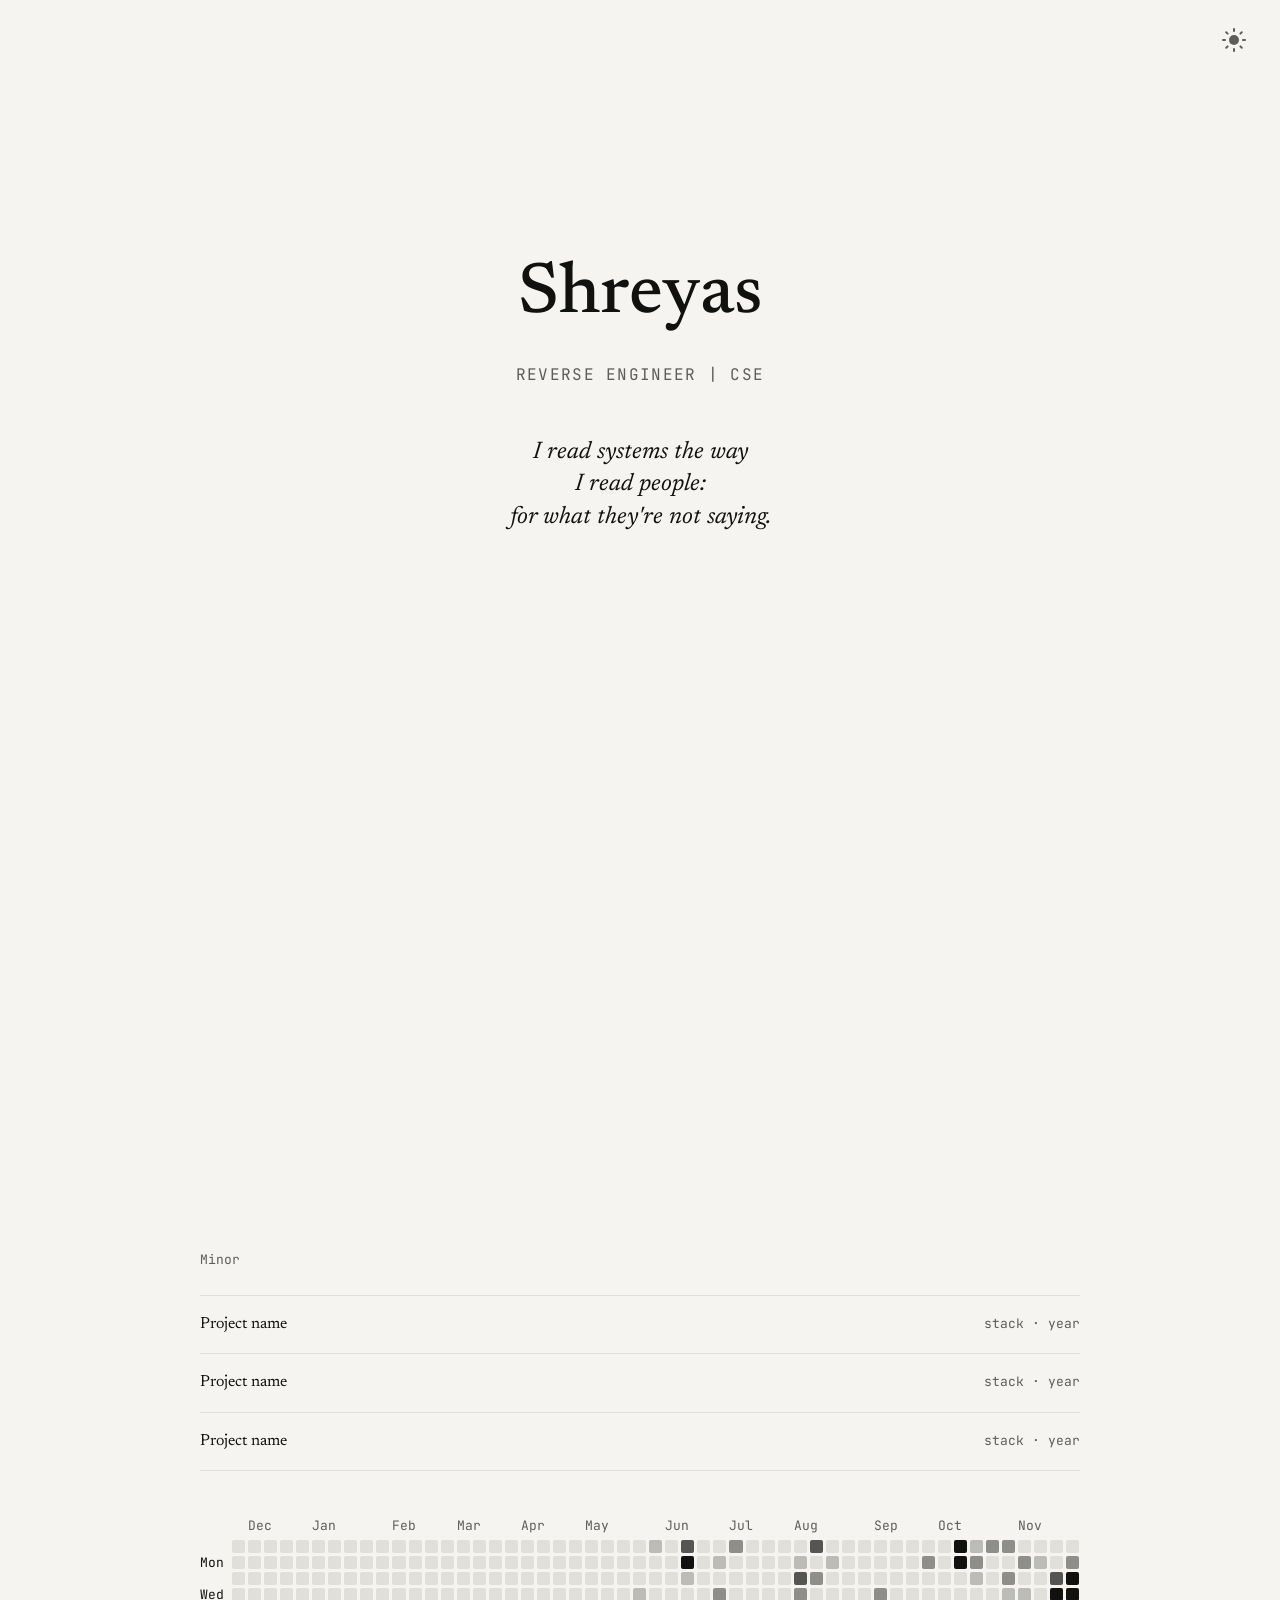
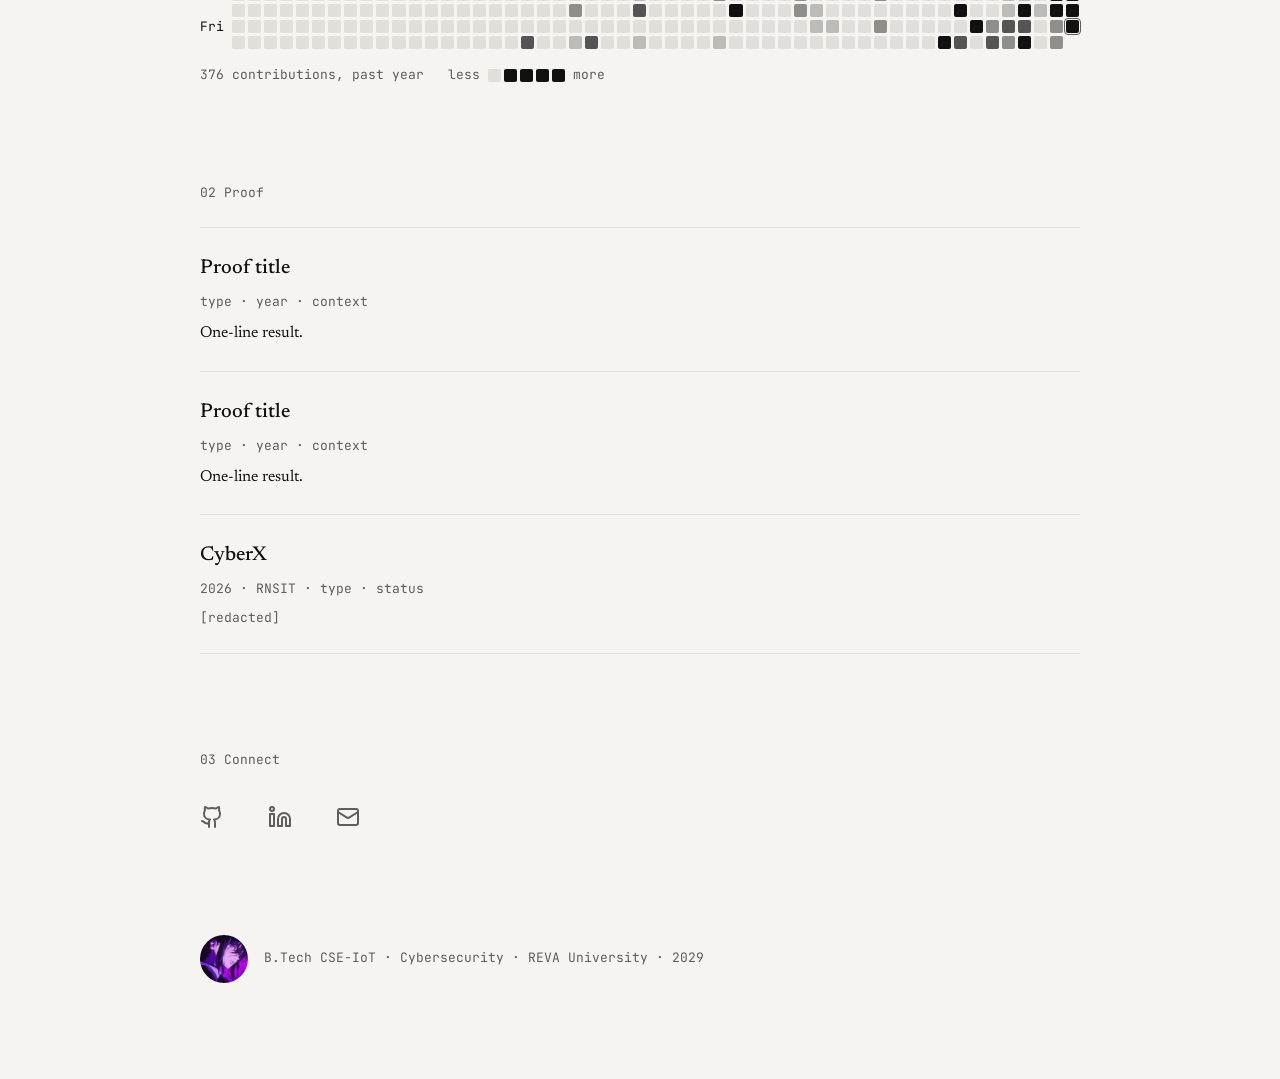
<file: index.html>
<!DOCTYPE html>
<html lang="en">
<head>
  <meta charset="UTF-8">
  <meta name="viewport" content="width=device-width, initial-scale=1.0, viewport-fit=cover">
  <title>Shreyas | Portfolio</title>
  <meta name="description" content="Reverse Engineer | CSE">

  <!-- Open Graph -->
  <meta property="og:title" content="Shreyas | Portfolio">
  <meta property="og:description" content="Reverse Engineer | CSE">
  <!-- TODO(domain): Set absolute URL once production domain is finalized (e.g. https://<domain>/assets/og.png) -->
  <meta property="og:image" content="assets/og.png">
  <meta property="og:type" content="website">

  <!-- Favicon & Touch Icons -->
  <link rel="icon" type="image/png" sizes="32x32" href="assets/favicon-32.png">
  <link rel="icon" type="image/png" sizes="192x192" href="assets/favicon-192.png">
  <link rel="apple-touch-icon" sizes="180x180" href="assets/apple-touch-icon.png">

  <!-- Fonts: self-hosted (styles.css), above-the-fold faces preloaded -->
  <link rel="preload" href="assets/fonts/newsreader-roman.woff2" as="font" type="font/woff2" crossorigin>
  <link rel="preload" href="assets/fonts/newsreader-italic.woff2" as="font" type="font/woff2" crossorigin>
  <link rel="preload" href="assets/fonts/jetbrains-mono.woff2" as="font" type="font/woff2" crossorigin>

  <!-- Browser chrome: --color-bg per theme. These values mirror the CSS tokens. -->
  <meta name="theme-color" content="#F5F4F1">
  <meta name="theme-color" content="#F5F4F1" media="(prefers-color-scheme: light)">
  <meta name="theme-color" content="#0B0B0B" media="(prefers-color-scheme: dark)">

  <!-- Theme Initialization to prevent FOUC -->
  <script>
    (function() {
      document.documentElement.classList.add('js');
      function getTheme() {
        try { return localStorage.getItem('theme'); } catch(e) { return null; }
      }
      var theme = getTheme();
      if (theme === 'dark' || theme === 'light') {
        document.documentElement.setAttribute('data-theme', theme);
      } else {
        document.documentElement.setAttribute('data-theme', window.matchMedia('(prefers-color-scheme: dark)').matches ? 'dark' : 'light');
      }

      // Browser chrome follows the resolved theme (saved override included),
      // reusing the hex from the matching meta above.
      var resolved = document.documentElement.getAttribute('data-theme');
      var metas = document.querySelectorAll('meta[name="theme-color"]');
      var color = document.querySelector('meta[name="theme-color"][media*="' + resolved + '"]').getAttribute('content');
      for (var i = 0; i < metas.length; i++) metas[i].setAttribute('content', color);
    })();
  </script>
  <link rel="stylesheet" href="styles.css">
</head>
<body>

  <header class="topbar">
    <div class="topbar-inner">
      <a class="topbar-name" href="#top">Shreyas</a>
      <nav aria-label="Primary navigation">
        <ul class="nav-list">
          <li><a href="#work" class="nav-link" data-section="work" aria-current="location"><span class="nav-copy">Work</span></a></li>
          <li><a href="#proof" class="nav-link" data-section="proof"><span class="nav-copy">Proof</span></a></li>
          <!-- Uncomment this link when enabling the Writeups section.
          <li><a href="#writeups" class="nav-link" data-section="writeups"><span class="nav-copy">Writeups</span></a></li>
          -->
          <li><a href="#connect" class="nav-link" data-section="connect"><span class="nav-copy">Connect</span></a></li>
        </ul>
        <span class="nav-dot" aria-hidden="true"></span>
      </nav>
    </div>

    <button class="theme-toggle" aria-label="Toggle theme" title="Toggle theme">
      <svg width="24" height="24" viewBox="0 0 24 24" fill="none" stroke="currentColor" stroke-width="2" stroke-linecap="round" stroke-linejoin="round">
        <mask id="moon-mask">
          <rect x="0" y="0" width="100%" height="100%" fill="white"/>
          <circle class="moon-mask" cx="15" cy="9" r="6" fill="black"/>
        </mask>
        <circle class="sun-core" cx="12" cy="12" r="5" mask="url(#moon-mask)" fill="currentColor" stroke="none"/>
        <g class="sun-rays">
          <line x1="12" y1="1" x2="12" y2="3"/>
          <line x1="12" y1="21" x2="12" y2="23"/>
          <line x1="4.22" y1="4.22" x2="5.64" y2="5.64"/>
          <line x1="18.36" y1="18.36" x2="19.78" y2="19.78"/>
          <line x1="1" y1="12" x2="3" y2="12"/>
          <line x1="21" y1="12" x2="23" y2="12"/>
          <line x1="4.22" y1="19.78" x2="5.64" y2="18.36"/>
          <line x1="18.36" y1="5.64" x2="19.78" y2="4.22"/>
        </g>
      </svg>
    </button>
  </header>

  <main class="site-main">
    <section id="top" class="hero" aria-labelledby="hero-name">
      <div class="hero-content">
        <h1 class="hero-name" id="hero-name">Shreyas</h1>
        <p class="hero-title">REVERSE ENGINEER | CSE</p>
        <blockquote class="hero-quote">
          <span>I read systems the way</span>
          <span>I read people:</span>
          <span>for what they're not saying.</span>
        </blockquote>
      </div>
    </section>

    <div class="content-column">
      <section id="work" class="section" aria-labelledby="work-heading">
        <h2 id="work-heading" class="section-label">Work</h2>
        <div class="work-tablist" role="tablist" aria-label="Work projects" aria-orientation="horizontal">
          <button id="work-tab-01" class="work-tab" type="button" role="tab" aria-selected="true" aria-controls="work-panel-01" tabindex="0" data-repo="">Project A</button>
          <button id="work-tab-02" class="work-tab" type="button" role="tab" aria-selected="false" aria-controls="work-panel-02" tabindex="-1" data-repo="">Project B</button>
          <button id="work-tab-03" class="work-tab" type="button" role="tab" aria-selected="false" aria-controls="work-panel-03" tabindex="-1" data-repo="">Project C</button>
          <button id="work-tab-04" class="work-tab work-tab--redacted" type="button" role="tab" aria-selected="false" aria-controls="work-panel-04" aria-label="Redacted" tabindex="-1" data-repo=""><span class="redacted-bars" aria-hidden="true"><span></span><span></span><span></span></span></button>
          <button id="work-tab-05" class="work-tab work-tab--redacted" type="button" role="tab" aria-selected="false" aria-controls="work-panel-05" aria-label="Redacted" tabindex="-1" data-repo=""><span class="redacted-bars" aria-hidden="true"><span></span><span></span><span></span></span></button>
          <span class="work-tab-underline" aria-hidden="true"></span>
        </div>

        <div class="work-panels">
          <div id="work-panel-01" class="work-panel is-current" role="tabpanel" aria-labelledby="work-tab-01" tabindex="0" data-repo="">
            <h3 class="work-title" data-placeholder>Project name</h3>
            <p class="work-summary" data-placeholder>Two-line summary of what it does<br>and why it's interesting.</p>
            <p class="work-meta" data-placeholder>type · year · status</p>
            <div class="work-links">
              <a class="work-link" data-url="" data-placeholder="GitHub URL" hidden>[github]</a>
              <a class="work-link" data-url="" data-placeholder="site URL" hidden>[site]</a>
            </div>
          </div>
          <div id="work-panel-02" class="work-panel" role="tabpanel" aria-labelledby="work-tab-02" tabindex="0" data-repo="">
            <h3 class="work-title" data-placeholder>Project name</h3>
            <p class="work-summary" data-placeholder>Two-line summary of what it does<br>and why it's interesting.</p>
            <p class="work-meta" data-placeholder>type · year · status</p>
            <div class="work-links">
              <a class="work-link" data-url="" data-placeholder="GitHub URL" hidden>[github]</a>
              <a class="work-link" data-url="" data-placeholder="site URL" hidden>[site]</a>
            </div>
          </div>
          <div id="work-panel-03" class="work-panel" role="tabpanel" aria-labelledby="work-tab-03" tabindex="0" data-repo="">
            <h3 class="work-title" data-placeholder>Project name</h3>
            <p class="work-summary" data-placeholder>Two-line summary of what it does<br>and why it's interesting.</p>
            <p class="work-meta" data-placeholder>type · year · status</p>
            <div class="work-links">
              <a class="work-link" data-url="" data-placeholder="GitHub URL" hidden>[github]</a>
              <a class="work-link" data-url="" data-placeholder="site URL" hidden>[site]</a>
            </div>
          </div>
          <div id="work-panel-04" class="work-panel work-panel--redacted" role="tabpanel" aria-labelledby="work-tab-04" tabindex="0" data-repo="">
            <div class="redacted-reveal" role="group" aria-label="Redacted" tabindex="0">
              <span class="redacted-bars" aria-hidden="true"><span></span><span></span><span></span><span></span><span></span><span></span></span>
              <span class="redacted-copy" aria-hidden="true">in progress</span>
            </div>
          </div>
          <div id="work-panel-05" class="work-panel work-panel--redacted" role="tabpanel" aria-labelledby="work-tab-05" tabindex="0" data-repo="">
            <div class="redacted-reveal" role="group" aria-label="Redacted" tabindex="0">
              <span class="redacted-bars" aria-hidden="true"><span></span><span></span><span></span><span></span><span></span><span></span></span>
              <span class="redacted-copy" aria-hidden="true">in progress</span>
            </div>
          </div>
        </div>

        <div class="minor-work" data-reveal-group>
          <h3 class="section-label minor-heading reveal" style="--i:0">Minor</h3>
          <ul class="minor-list">
            <li class="minor-item reveal" style="--i:1">
              <div class="minor-row" data-url="">
                <span class="minor-title" data-placeholder>Project name</span>
                <span class="minor-meta" data-placeholder>stack · year</span>
              </div>
            </li>
            <li class="minor-item reveal" style="--i:2">
              <div class="minor-row" data-url="">
                <span class="minor-title" data-placeholder>Project name</span>
                <span class="minor-meta" data-placeholder>stack · year</span>
              </div>
            </li>
            <li class="minor-item reveal" style="--i:3">
              <div class="minor-row" data-url="">
                <span class="minor-title" data-placeholder>Project name</span>
                <span class="minor-meta" data-placeholder>stack · year</span>
              </div>
            </li>
          </ul>
        </div>

        <!-- Existing contribution renderer; data remains in GitHub GraphQL calendar shape. -->
        <div class="contrib" data-src="data/contributions.json">
          <div class="contrib-scroll">
            <div class="contrib-wrap">
              <div class="contrib-head">
                <div class="contrib-weekdays-spacer" aria-hidden="true"></div>
                <div class="contrib-months" aria-hidden="true"></div>
              </div>
              <div class="contrib-body">
                <div class="contrib-weekdays" aria-hidden="true">
                  <span class="contrib-weekday"></span>
                  <span class="contrib-weekday">Mon</span>
                  <span class="contrib-weekday"></span>
                  <span class="contrib-weekday">Wed</span>
                  <span class="contrib-weekday"></span>
                  <span class="contrib-weekday">Fri</span>
                  <span class="contrib-weekday"></span>
                </div>
                <div class="contrib-grid" role="img" aria-label="GitHub contributions, past year"></div>
              </div>
            </div>
          </div>
          <div class="contrib-tooltip" aria-hidden="true"></div>
          <p class="contrib-meta">
            <span class="contrib-total">376 contributions, past year</span>
            <span class="contrib-legend" role="group" aria-label="Filter contribution intensity">
              less
              <span class="contrib-swatches">
                <span class="contrib-cell" data-level="0" tabindex="0" role="button" aria-label="Filter level 0"></span>
                <span class="contrib-cell" data-level="1" tabindex="0" role="button" aria-label="Filter level 1"></span>
                <span class="contrib-cell" data-level="2" tabindex="0" role="button" aria-label="Filter level 2"></span>
                <span class="contrib-cell" data-level="3" tabindex="0" role="button" aria-label="Filter level 3"></span>
                <span class="contrib-cell" data-level="4" tabindex="0" role="button" aria-label="Filter level 4"></span>
              </span>
              more
            </span>
          </p>
          <span class="contrib-live" aria-live="polite"></span>
        </div>
      </section>

      <section id="proof" class="section" aria-labelledby="proof-heading" data-reveal-group>
        <h2 id="proof-heading" class="section-label reveal" style="--i:0">Proof</h2>
        <div class="proof-list">
          <article class="proof-row reveal" style="--i:1">
            <h3 class="proof-title" data-placeholder>Proof title</h3>
            <p class="proof-meta" data-placeholder>type · year · context</p>
            <p class="proof-result" data-placeholder>One-line result.</p>
          </article>
          <article class="proof-row reveal" style="--i:2">
            <h3 class="proof-title" data-placeholder>Proof title</h3>
            <p class="proof-meta" data-placeholder>type · year · context</p>
            <p class="proof-result" data-placeholder>One-line result.</p>
          </article>
          <article class="proof-row reveal" style="--i:3">
            <h3 class="proof-title">CyberX</h3>
            <p class="proof-meta">2026 · RNSIT · <span data-placeholder>type · status</span></p>
            <p class="proof-result proof-result--withheld">[redacted]</p>
          </article>
        </div>
      </section>

      <!-- Uncomment this section when enabling the Writeups navigation link.
      <section id="writeups" class="section">
        <h2 class="section-label">Writeups</h2>
        <div class="divider"></div>
      </section>
      -->

      <section id="connect" class="section" aria-labelledby="connect-heading" data-reveal-group>
        <h2 id="connect-heading" class="section-label reveal" style="--i:0">Connect</h2>
        <div class="connect-links">
          <a class="connect-link reveal" style="--i:0" href="https://github.com/ShreyasLoL" target="_blank" rel="noopener noreferrer" aria-label="GitHub">
            <svg width="24" height="24" viewBox="0 0 24 24" fill="none" stroke="currentColor" stroke-width="2" stroke-linecap="round" stroke-linejoin="round" aria-hidden="true">
              <path d="M15 22v-4a4.8 4.8 0 0 0-1-3.5c3 0 6-2 6-5.5.08-1.25-.27-2.48-1-3.5.28-1.15.28-2.35 0-3.5 0 0-1 0-3 1.5-2.64-.5-5.36-.5-8 0C6 2 5 2 5 2c-.3 1.15-.3 2.35 0 3.5A5.4 5.4 0 0 0 4 9c0 3.5 3 5.5 6 5.5-.39.49-.68 1.05-.85 1.65-.17.6-.22 1.23-.15 1.85v4"/>
              <path d="M9 18c-4.51 2-5-2-7-2"/>
            </svg>
          </a>
          <a class="connect-link reveal" style="--i:1" href="https://www.linkedin.com/in/shreyasis-5a87722b9/" target="_blank" rel="noopener noreferrer" aria-label="LinkedIn">
            <svg width="24" height="24" viewBox="0 0 24 24" fill="none" stroke="currentColor" stroke-width="2" stroke-linecap="round" stroke-linejoin="round" aria-hidden="true">
              <path d="M16 8a6 6 0 0 1 6 6v7h-4v-7a2 2 0 0 0-2-2 2 2 0 0 0-2 2v7h-4v-7a6 6 0 0 1 6-6z"/>
              <rect width="4" height="12" x="2" y="9"/>
              <circle cx="4" cy="4" r="2"/>
            </svg>
          </a>
          <a class="connect-link reveal" style="--i:2" href="mailto:your-email@example.com" data-placeholder="email address" aria-label="Email">
            <svg width="24" height="24" viewBox="0 0 24 24" fill="none" stroke="currentColor" stroke-width="2" stroke-linecap="round" stroke-linejoin="round" aria-hidden="true">
              <rect width="20" height="16" x="2" y="4" rx="2"/>
              <path d="m22 7-8.97 5.7a1.94 1.94 0 0 1-2.06 0L2 7"/>
            </svg>
          </a>
        </div>
      </section>

      <div class="hero-education">
        <div class="avatar" role="img" aria-label="Photo of Shreyas">
          <img
            src="assets/avatar.jpg"
            alt="Shreyas I Sutrave"
            width="48"
            height="48"
            decoding="async"
            onerror="this.parentElement.classList.add('avatar--placeholder'); this.style.display='none';"
          >
        </div>
        <p>B.Tech CSE-IoT · Cybersecurity · REVA University · 2029</p>
      </div>
    </div>
  </main>

  <script src="script.js" onerror="document.documentElement.classList.remove('js')"></script>
  <script src="contributions.js"></script>
</body>
</html>
</file>
<file: styles.css>
/* ============================================================
   Fonts
   ============================================================ */

/* Self-hosted, Latin subset. Newsreader roman is one variable file
   (wght 400–500) so the name and body share a single request. */
@font-face {
  font-family: 'Newsreader';
  font-style: normal;
  font-weight: 400 500;
  font-display: swap;
  src: url('assets/fonts/newsreader-roman.woff2') format('woff2');
}

@font-face {
  font-family: 'Newsreader';
  font-style: italic;
  font-weight: 400;
  font-display: swap;
  src: url('assets/fonts/newsreader-italic.woff2') format('woff2');
}

@font-face {
  font-family: 'JetBrains Mono';
  font-style: normal;
  font-weight: 400;
  font-display: swap;
  src: url('assets/fonts/jetbrains-mono.woff2') format('woff2');
}

/* Metric-matched fallbacks: a local system font resized and re-spaced to
   the webfont, so the swap doesn't move anything. Values come from the font
   files (HarfBuzz-shaped widths of the page copy, OS/2 typo metrics).
   Liberation fonts share Times New Roman / Courier New metrics. */
@font-face {
  font-family: 'Newsreader Fallback';
  font-style: normal;
  font-weight: 400;
  src: local('Times New Roman'), local('TimesNewRomanPSMT'), local('Liberation Serif');
  size-adjust: 105.72%;
  ascent-override: 69.52%;
  descent-override: 25.07%;
  line-gap-override: 0%;
}

@font-face {
  font-family: 'Newsreader Fallback';
  font-style: normal;
  font-weight: 500;
  src: local('Times New Roman'), local('TimesNewRomanPSMT'), local('Liberation Serif');
  size-adjust: 106.15%;
  ascent-override: 69.24%;
  descent-override: 24.96%;
  line-gap-override: 0%;
}

@font-face {
  font-family: 'Newsreader Fallback';
  font-style: italic;
  font-weight: 400;
  src: local('Times New Roman Italic'), local('TimesNewRomanPS-ItalicMT'), local('Liberation Serif Italic');
  size-adjust: 97.74%;
  ascent-override: 75.20%;
  descent-override: 27.11%;
  line-gap-override: 0%;
}

@font-face {
  font-family: 'JetBrains Mono Fallback';
  font-style: normal;
  font-weight: 400;
  src: local('Courier New'), local('CourierNewPSMT'), local('Liberation Mono');
  size-adjust: 99.98%;
  ascent-override: 102.02%;
  descent-override: 30.00%;
  line-gap-override: 0%;
}

/* ============================================================
   Design Tokens
   ============================================================ */

:root {
  /* ---- Spacing (8px base) ---- */
  --space-1: 8px;
  --space-2: 16px;
  --space-3: 24px;
  --space-4: 48px;
  --space-5: 96px;

  /* ---- Typography ---- */
  --font-body: 'Newsreader', 'Newsreader Fallback', serif;
  --font-mono: 'JetBrains Mono', 'JetBrains Mono Fallback', monospace;
  --size-name: 30px;
  --size-title: 20px;
  --size-statement: 18px;
  --size-body: 16px;
  --size-meta: 13px;
  --size-hero-name: clamp(44px, 7vw, 72px);
  --size-hero-title: clamp(14px, 1.4vw, 16px);
  --size-hero-quote: clamp(18px, 2vw, 24px);
  --height-topbar: 80px;
  --width-column: 880px;

  --weight-normal: 400;
  --weight-medium: 500;

  --leading-body: 1.6;

  /* ---- Motion ---- */
  --ease: cubic-bezier(0.22, 1, 0.36, 1);
  --dur-press: 120ms;
  --dur-hover: 200ms;
  --dur-reveal: 300ms;
  --dur-theme: 600ms;
  --stagger: 40ms;

  /* ---- Light palette (default) ---- */
  --color-bg: #F5F4F1;
  --color-divider: #E0DFDA;
  --color-secondary: #5E5D59;
  --color-text: #111110;
  --color-accent: #2F6F62;

  /* ---- Theme toggle morph state (light: sun) ---- */
  --toggle-rot: 0deg;
  --toggle-core-scale: 1;
  --toggle-rays-transform: scale(1) rotate(0deg);
  --toggle-rays-opacity: 1;
  --toggle-rays-opacity-delay: 0s;
  --toggle-mask-transform: translate(20px, -20px);

  /* Native UI (scrollbars, form controls, overscroll) follows the theme. */
  color-scheme: light;
}

/* ---- Dark palette ---- */
@media (prefers-color-scheme: dark) {
  :root:not([data-theme="light"]) {
    --color-bg: #0B0B0B;
    --color-divider: #1C1C1C;
    --color-secondary: #8A8A87;
    --color-text: #F0EFEC;
    --color-accent: #5FB3A0;
    --toggle-rot: 40deg;
    --toggle-core-scale: 1.35;
    --toggle-rays-transform: scale(0) rotate(-90deg);
    --toggle-rays-opacity: 0;
    --toggle-rays-opacity-delay: calc(var(--dur-theme) * 0.6);
    --toggle-mask-transform: translate(0, 0);
    color-scheme: dark;
  }
}

:root[data-theme="dark"] {
  --color-bg: #0B0B0B;
  --color-divider: #1C1C1C;
  --color-secondary: #8A8A87;
  --color-text: #F0EFEC;
  --color-accent: #5FB3A0;
  --toggle-rot: 40deg;
  --toggle-core-scale: 1.35;
  --toggle-rays-transform: scale(0) rotate(-90deg);
  --toggle-rays-opacity: 0;
  --toggle-rays-opacity-delay: calc(var(--dur-theme) * 0.6);
  --toggle-mask-transform: translate(0, 0);
  color-scheme: dark;
}

:root[data-theme="light"] {
  --color-bg: #F5F4F1;
  --color-divider: #E0DFDA;
  --color-secondary: #5E5D59;
  --color-text: #111110;
  --color-accent: #2F6F62;
  --toggle-rot: 0deg;
  --toggle-core-scale: 1;
  --toggle-rays-transform: scale(1) rotate(0deg);
  --toggle-rays-opacity: 1;
  --toggle-rays-opacity-delay: 0s;
  --toggle-mask-transform: translate(20px, -20px);
  color-scheme: light;
}

/* ============================================================
   Reset & Base
   ============================================================ */

*, *::before, *::after {
  margin: 0;
  padding: 0;
  box-sizing: border-box;
}

html {
  scroll-behavior: smooth;
  scrollbar-width: none;
}

html::-webkit-scrollbar {
  display: none;
}

body {
  font-family: var(--font-body);
  font-size: var(--size-body);
  font-weight: var(--weight-normal);
  line-height: var(--leading-body);
  color: var(--color-text);
  background-color: var(--color-bg);
  -webkit-font-smoothing: antialiased;
  -moz-osx-font-smoothing: grayscale;
}

/* ---- Selection ---- */

::selection {
  background-color: var(--color-accent);
  color: var(--color-bg);
}

/* ---- Links ---- */

a {
  color: var(--color-text);
  text-decoration: none;
  transition: color var(--dur-hover) var(--ease);
}

a,
button,
.redacted-reveal,
.contrib-cell {
  -webkit-tap-highlight-color: transparent;
}

@media (hover: hover) {
  a:hover {
    color: var(--color-accent);
  }
}

/* ---- Focus ---- */

:focus-visible {
  outline: 2px solid var(--color-accent);
  outline-offset: 2px;
}

/* ============================================================
   View Transitions (theme switch)
   ============================================================ */

::view-transition-old(root),
::view-transition-new(root) {
  animation: none;
  mix-blend-mode: normal;
}

/* To light (default): new layer on top, grows out of the toggle. */
::view-transition-old(root) {
  z-index: 1;
}

::view-transition-new(root) {
  z-index: 9999;
}

/* To dark: old (light) layer on top, collapses into the toggle. */
.theme-transition-dark::view-transition-old(root) {
  z-index: 9999;
}

.theme-transition-dark::view-transition-new(root) {
  z-index: 1;
}

/* The toggle is captured as its own layer, painted above both root
   snapshots and rendered live, so the icon morph stays visible for the
   whole reveal in either direction (otherwise the static old snapshot
   covers it until the circle reaches the button). */
.theme-toggle {
  view-transition-name: theme-toggle;
}

::view-transition-group(theme-toggle) {
  animation: none;
}

::view-transition-old(theme-toggle) {
  animation: none;
  opacity: 0;
}

::view-transition-new(theme-toggle) {
  animation: none;
  mix-blend-mode: normal;
}

/* While switching, disable transitions so they don't fight the snapshot, except on toggle icon */
html.theme-switching,
html.theme-switching *:not(.theme-toggle):not(.theme-toggle *) {
  transition: none !important;
}

/* ---- Theme Toggle ---- */

.theme-toggle {
  position: fixed;
  top: calc((var(--height-topbar) - 44px) / 2);
  right: 24px;
  z-index: 100;
  display: flex;
  align-items: center;
  justify-content: center;
  width: 44px;
  height: 44px;
  padding: 0;
  background: none;
  border: none;
  cursor: pointer;
  color: var(--color-secondary);
  transition: color var(--dur-hover) var(--ease),
              transform var(--dur-press) var(--ease);
  pointer-events: auto;
}

@media (hover: hover) {
  .theme-toggle:hover {
    color: var(--color-accent);
  }
}

.theme-toggle:active {
  transform: scale(0.94);
}

.theme-toggle:focus {
  outline: none;
}

.theme-toggle:focus-visible {
  outline: 2px solid var(--color-accent);
  outline-offset: 2px;
}

/* Sun/Moon icon morph (--dur-theme) split from hover scale (--dur-hover). */
.theme-toggle svg {
  transform-origin: center;
  rotate: var(--toggle-rot);
  scale: 1;
  transition: rotate var(--dur-theme) var(--ease),
              scale var(--dur-hover) var(--ease);
}

@media (hover: hover) {
  .theme-toggle:hover svg {
    scale: 1.08;
  }
}

/* fill-box + center: the rays group's box is centered on the core (12,12),
   so scaling it pulls every ray toward / pushes it away from the core. */
.theme-toggle .sun-core,
.theme-toggle .sun-rays,
.theme-toggle .moon-mask {
  transform-box: fill-box;
  transform-origin: center;
}

.theme-toggle .sun-core {
  transform: scale(var(--toggle-core-scale));
  transition: transform var(--dur-theme) var(--ease) calc(var(--dur-theme) * 0.1);
}

/* To light: rays appear immediately; to dark: fade only as they retract. */
.theme-toggle .sun-rays {
  transform: var(--toggle-rays-transform);
  opacity: var(--toggle-rays-opacity);
  transition: transform var(--dur-theme) var(--ease),
              opacity calc(var(--dur-theme) * 0.4) var(--ease) var(--toggle-rays-opacity-delay);
}

.theme-toggle .moon-mask {
  transform: var(--toggle-mask-transform);
  transition: transform var(--dur-theme) var(--ease) calc(var(--dur-theme) / 6);
}

/* ============================================================
   Layout
   ============================================================ */

.topbar {
  position: fixed;
  inset: 0 0 auto;
  z-index: 50;
  height: var(--height-topbar);
  background-color: transparent;
  pointer-events: none;
}

.topbar::before {
  content: '';
  position: absolute;
  inset: 0;
  z-index: 0;
  background: var(--color-bg);
  opacity: clamp(0, calc((var(--p) - 0.50) / 0.35), 1);
  pointer-events: none;
}

.topbar::after {
  content: '';
  position: absolute;
  inset: auto 0 0;
  height: 1px;
  background-color: var(--color-divider);
  opacity: clamp(0, calc((var(--p) - 0.50) / 0.35), 1);
  pointer-events: none;
}

.topbar-inner {
  position: relative;
  z-index: 1;
  display: grid;
  grid-template-columns: 1fr auto 1fr;
  align-items: center;
  width: calc(100% - var(--space-3) - var(--space-3));
  max-width: var(--width-column);
  height: 100%;
  margin-inline: auto;
  pointer-events: auto;
}

.topbar nav {
  position: relative;
  grid-column: 2;
  grid-row: 1;
  opacity: clamp(0, calc((var(--p) - 0.60) / 0.25), 1);
  pointer-events: none;
}

html.is-past-hero .topbar nav {
  pointer-events: auto;
}

.topbar nav:focus-within {
  opacity: 1;
  pointer-events: auto;
}

.topbar-name {
  grid-column: 1;
  grid-row: 1;
  justify-self: start;
  font-size: var(--size-name);
  font-weight: var(--weight-medium);
  opacity: clamp(0, calc((var(--p) - 0.60) / 0.25), 1);
  transition: color var(--dur-hover) var(--ease),
              transform var(--dur-press) var(--ease);
}

.topbar-name:focus-visible {
  opacity: 1;
}

.topbar-name:active {
  transform: translateY(1px);
}

.nav-list {
  display: flex;
  align-items: center;
  gap: var(--space-3);
  list-style: none;
  counter-reset: nav;
}

.nav-list li {
  counter-increment: nav;
}

.nav-link {
  display: inline-flex;
  align-items: center;
  justify-content: center;
  min-height: 44px;
  min-width: 24px;
  padding-block: var(--space-1);
  font-family: var(--font-mono);
  font-size: var(--size-meta);
  color: var(--color-secondary);
  transition: color var(--dur-hover) var(--ease),
              transform var(--dur-press) var(--ease);
}

.nav-link:active {
  transform: translateY(1px);
}

.nav-link::before {
  content: counter(nav, decimal-leading-zero);
}

.nav-dot {
  display: none;
}

.js .nav-dot {
  position: absolute;
  left: -2px;
  bottom: 7px;
  display: block;
  width: 4px;
  height: 4px;
  border-radius: 50%;
  background-color: var(--color-accent);
  transform: translateX(var(--dot-x, 0px));
  transition: none;
  pointer-events: none;
}

.js .topbar nav.is-ready .nav-dot {
  transition: transform var(--dur-reveal) var(--ease);
}

.nav-copy {
  position: absolute;
  width: 1px;
  height: 1px;
  padding: 0;
  margin: -1px;
  overflow: hidden;
  clip-path: inset(50%);
  white-space: nowrap;
}

@media (hover: hover) {
  .nav-link:hover {
    color: var(--color-accent);
  }
}

.hero {
  display: flex;
  flex-direction: column;
  align-items: center;
  min-height: 100svh;
  padding-top: max(var(--height-topbar), 28svh);
  padding-bottom: 0;
  text-align: center;
}

.hero-content {
  position: sticky;
  top: max(var(--height-topbar), 28svh);
  display: flex;
  flex-direction: column;
  align-items: center;
  gap: 0;
  width: calc(100% - var(--space-3) - var(--space-3));
}

.hero-name {
  font-size: var(--size-hero-name);
  font-weight: var(--weight-medium);
  line-height: 1.2;
  text-wrap: balance;
  opacity: clamp(0, calc((0.78 - var(--p, 0)) / 0.40), 1);
  transform: translateY(calc(-24px * clamp(0, calc((var(--p, 0) - 0.20) / 0.58), 1)));
}

.hero-name.is-entering,
.hero-title.is-entering,
.hero-quote.is-entering {
  animation: hero-enter var(--dur-reveal) var(--ease) both;
}

.hero-title.is-entering { animation-delay: calc(var(--dur-reveal) / 2); }
.hero-quote.is-entering { animation-delay: var(--dur-reveal); }

@keyframes hero-enter {
  from { opacity: 0; transform: translateY(8px); }
  to { opacity: 1; transform: translateY(0); }
}

.hero-title {
  font-family: var(--font-mono);
  font-size: var(--size-hero-title);
  font-weight: var(--weight-normal);
  color: var(--color-secondary);
  letter-spacing: 0.08em;
  opacity: clamp(0, calc((0.84 - var(--p, 0)) / 0.40), 1);
  transform: translateY(calc(-16px * clamp(0, calc((var(--p, 0) - 0.24) / 0.60), 1)));
  margin-top: var(--space-3);
}

.hero-quote {
  font-size: var(--size-hero-quote);
  font-style: italic;
  font-weight: var(--weight-normal);
  line-height: 1.35;
  color: var(--color-text);
  text-wrap: balance;
  opacity: clamp(0, calc((0.94 - var(--p, 0)) / 0.42), 1);
  transform: translateY(calc(-8px * clamp(0, calc((var(--p, 0) - 0.28) / 0.66), 1)));
  margin-top: var(--space-4);
}

.hero-quote span {
  display: block;
}

.hero-education {
  display: flex;
  align-items: center;
  justify-content: flex-start;
  gap: var(--space-2);
  margin-top: var(--space-4);
  font-family: var(--font-mono);
  font-size: var(--size-meta);
  line-height: 1.6;
  color: var(--color-secondary);
  opacity: 1;
}

.hero.is-scrolling .hero-name,
.hero.is-scrolling .hero-title,
.hero.is-scrolling .hero-quote {
  will-change: transform, opacity;
}

.avatar,
.avatar--placeholder {
  flex: 0 0 48px;
  width: 48px;
  height: 48px;
  overflow: hidden;
  border-radius: 50%;
  background-color: var(--color-divider);
}

.avatar img {
  display: block;
  width: 100%;
  height: 100%;
  object-fit: cover;
}

.js .avatar img {
  opacity: 0;
  transition: opacity var(--dur-reveal) var(--ease);
}

.js .avatar img.loaded {
  opacity: 1;
}

.avatar img.avatar-fallback {
  display: none;
}

.site-main {
  width: 100%;
}

.content-column {
  width: calc(100% - var(--space-3) - var(--space-3));
  max-width: var(--width-column);
  margin-inline: auto;
  padding-top: var(--space-4);
  padding-bottom: var(--space-5);
  counter-reset: section;
}

.section {
  margin-bottom: var(--space-5);
  scroll-margin-top: var(--height-topbar);
}

.content-column > .section {
  counter-increment: section;
}

.section:last-child {
  margin-bottom: 0;
}

.section-label {
  margin-bottom: var(--space-3);
  font-family: var(--font-mono);
  font-size: var(--size-meta);
  font-weight: var(--weight-normal);
  color: var(--color-secondary);
}

#work > .section-label,
#work .work-tablist,
#work .work-panels {
  opacity: var(--w, 1);
  transform: translateY(calc((1 - var(--w, 1)) * 16px));
}

.content-column > .section > .section-label::before {
  content: counter(section, decimal-leading-zero) " ";
}

.divider {
  width: 100%;
  border: 0;
  border-top: 1px solid var(--color-divider);
}

/* ============================================================
   Work tabs and panels
   ============================================================ */

.work-tablist {
  position: relative;
  display: flex;
  align-items: center;
  gap: var(--space-3);
  width: 100%;
  overflow-x: auto;
  overscroll-behavior-x: contain;
  scroll-padding-inline: var(--space-2);
  scrollbar-width: none;
  border-bottom: 1px solid var(--color-divider);
}

.work-tablist::-webkit-scrollbar {
  display: none;
}

.work-tab {
  flex: 0 0 auto;
  min-height: var(--space-4);
  padding-inline: var(--space-1);
  border: 0;
  background: transparent;
  font-family: var(--font-mono);
  font-size: var(--size-meta);
  color: var(--color-secondary);
  white-space: nowrap;
  cursor: pointer;
  transition: color var(--dur-hover) var(--ease),
              transform var(--dur-press) var(--ease);
}

.work-tab[aria-selected="true"] {
  color: var(--color-accent);
}

@media (hover: hover) {
  .work-tab:hover {
    color: var(--color-accent);
  }
}

.work-tab:active {
  transform: translateY(1px);
}

.work-tab-underline {
  position: absolute;
  left: 0;
  bottom: -1px;
  width: 1px;
  height: 2px;
  background-color: var(--color-accent);
  transform: translateX(var(--tab-x, 0)) scaleX(var(--tab-scale, 0));
  transform-origin: left center;
  transition: none;
  pointer-events: none;
}

.work-tablist.is-ready .work-tab-underline {
  transition: transform var(--dur-hover) var(--ease);
}

.work-panels {
  display: block;
  margin-top: var(--space-3);
}

.work-panel {
  padding-block: var(--space-3);
  border-bottom: 1px solid var(--color-divider);
}

.work-panel:first-child {
  padding-top: 0;
}

.work-panels.is-enhanced {
  display: grid;
}

.work-panels.is-enhanced .work-panel {
  grid-area: 1 / 1;
  padding: 0;
  border: 0;
  opacity: 0;
  transform: translateX(calc(var(--panel-x, 0) * 4px));
  visibility: hidden;
  pointer-events: none;
  transition: opacity var(--dur-hover) var(--ease),
              transform var(--dur-hover) var(--ease),
              visibility 0s linear var(--dur-hover);
}

.work-panels.is-enhanced .work-panel.is-staging {
  transition: none;
}

.work-panels.is-enhanced .work-panel.is-current {
  opacity: 1;
  transform: translateX(0);
  visibility: visible;
  pointer-events: auto;
  transition: opacity var(--dur-hover) var(--ease),
              transform var(--dur-hover) var(--ease),
              visibility 0s linear 0s;
}

.work-title,
.proof-title {
  margin-bottom: var(--space-1);
  font-size: var(--size-title);
  font-weight: var(--weight-medium);
  line-height: var(--leading-body);
}

.work-summary {
  margin-bottom: var(--space-1);
  text-wrap: pretty;
}

.work-meta,
.proof-meta,
.proof-result--withheld {
  font-family: var(--font-mono);
  font-size: var(--size-meta);
  color: var(--color-secondary);
}

.work-links {
  display: flex;
  flex-wrap: wrap;
  gap: var(--space-3);
  margin-top: var(--space-2);
}

.work-link {
  display: inline-block;
  font-family: var(--font-mono);
  font-size: var(--size-meta);
  color: var(--color-secondary);
  transition: color var(--dur-hover) var(--ease),
              transform var(--dur-press) var(--ease);
}

.work-link:active {
  transform: translateY(1px);
}

.work-link[hidden] {
  display: none;
}

.redacted-reveal {
  position: relative;
  display: flex;
  align-items: center;
  width: max-content;
  min-height: var(--space-4);
  height: 100%;
  max-width: 100%;
  cursor: pointer;
}

.redacted-bars {
  display: flex;
  flex-direction: column;
  gap: var(--space-1);
  width: var(--space-5);
  transition: opacity var(--dur-hover) var(--ease);
}

.work-panel--redacted .redacted-bars {
  justify-content: space-between;
  gap: var(--space-2);
  width: calc(var(--space-5) * 3);
  max-width: 100%;
  height: 100%;
  padding-block: var(--space-1);
}

.work-tab--redacted {
  display: inline-flex;
  align-items: center;
  justify-content: center;
  width: 44px;
}

.work-tab--redacted .redacted-bars {
  gap: 2px;
  width: 24px;
}

.redacted-bars span {
  display: block;
  height: 2px;
  background-color: var(--color-divider);
}

.work-tab--redacted .redacted-bars span:nth-child(2) { width: 80%; }
.work-tab--redacted .redacted-bars span:nth-child(3) { width: 60%; }

.work-panel--redacted .redacted-bars span:nth-child(1) { width: 45%; }
.work-panel--redacted .redacted-bars span:nth-child(2) { width: 100%; }
.work-panel--redacted .redacted-bars span:nth-child(3) { width: 82%; }
.work-panel--redacted .redacted-bars span:nth-child(4) { width: 68%; }
.work-panel--redacted .redacted-bars span:nth-child(5) { width: 56%; }
.work-panel--redacted .redacted-bars span:nth-child(6) { width: 38%; }

.redacted-copy {
  position: absolute;
  top: 0;
  bottom: 0;
  left: 0;
  width: max-content;
  display: flex;
  align-items: center;
  font-family: var(--font-mono);
  font-size: var(--size-meta);
  color: var(--color-secondary);
  background-color: var(--color-bg);
  clip-path: inset(0 100% 0 0);
  transition: clip-path var(--dur-hover) var(--ease);
  white-space: nowrap;
}

@media (hover: hover) {
  .redacted-reveal:hover .redacted-copy {
    clip-path: inset(0 0 0 0);
  }

  .redacted-reveal:hover .redacted-bars {
    opacity: 0;
  }
}

.redacted-reveal:focus-visible .redacted-copy {
  clip-path: inset(0 0 0 0);
}

.redacted-reveal:focus-visible .redacted-bars {
  opacity: 0;
}

@media (hover: none) {
  .redacted-reveal:focus .redacted-copy {
    clip-path: inset(0 0 0 0);
  }

  .redacted-reveal:focus .redacted-bars {
    opacity: 0;
  }
}

/* ============================================================
   Minor projects list and scroll reveal
   ============================================================ */

.minor-work {
  margin-top: var(--space-4);
}

.minor-list {
  list-style: none;
}

.minor-item {
  border-bottom: 1px solid var(--color-divider);
}

.minor-item:first-child {
  border-top: 1px solid var(--color-divider);
}

.minor-row {
  display: flex;
  align-items: baseline;
  justify-content: space-between;
  gap: var(--space-2);
  padding-block: var(--space-2);
  color: var(--color-text);
  transition: transform var(--dur-hover) var(--ease),
              translate var(--dur-press) var(--ease);
}

@media (hover: hover) {
  .minor-row:hover {
    transform: translateX(2px);
    color: var(--color-text);
  }

  .minor-row:hover .minor-title {
    color: var(--color-accent);
  }
}

a.minor-row:active {
  translate: 0 1px;
}

.minor-row:focus-visible {
  transform: translateX(2px);
}

.minor-row:focus-visible .minor-title {
  color: var(--color-accent);
}

.minor-title {
  font-size: var(--size-body);
  font-weight: var(--weight-normal);
  color: var(--color-text);
  transition: color var(--dur-hover) var(--ease);
}

.minor-meta {
  flex-shrink: 0;
  font-family: var(--font-mono);
  font-size: var(--size-meta);
  color: var(--color-secondary);
}

.minor-arrow {
  margin-left: var(--space-1);
}

/* Staggered reveal: cap at 4 items (--i: 0..3); omit --i beyond 4 for 0s delay. */
.js .reveal {
  --reveal-delay: calc(min(var(--i, 0), 3) * var(--stagger));
  opacity: 0;
  translate: 0 8px;
}

.js .reveal.visible {
  opacity: 1;
  translate: 0 0;
  transition: opacity var(--dur-reveal) var(--ease) var(--reveal-delay),
              translate var(--dur-reveal) var(--ease) var(--reveal-delay);
}

/* ============================================================
   Proof rows and connect
   ============================================================ */

.proof-row {
  padding-block: var(--space-3);
  border-bottom: 1px solid var(--color-divider);
  transition: transform var(--dur-hover) var(--ease);
}

.proof-row:first-child {
  border-top: 1px solid var(--color-divider);
}

.js .proof-row.reveal.visible {
  transition: opacity var(--dur-reveal) var(--ease) var(--reveal-delay),
              translate var(--dur-reveal) var(--ease) var(--reveal-delay),
              transform var(--dur-hover) var(--ease);
}

@media (hover: hover) {
  .proof-row:hover {
    transform: translateX(2px);
  }
}

.proof-row:has(:focus-visible) {
  transform: translateX(2px);
}

.proof-title {
  margin-bottom: var(--space-1);
}

.proof-result {
  margin-top: var(--space-1);
  text-wrap: pretty;
}

.proof-result--withheld {
  margin-top: var(--space-1);
}

.connect-links {
  display: flex;
  align-items: center;
  gap: var(--space-3);
}

.connect-link {
  display: inline-flex;
  align-items: center;
  justify-content: center;
  width: 44px;
  height: 44px;
  color: var(--color-secondary);
  transition: color var(--dur-hover) var(--ease),
              transform var(--dur-hover) var(--ease),
              scale var(--dur-press) var(--ease);
}

.connect-link:first-child {
  margin-left: calc((24px - 44px) / 2);
}

.connect-link svg {
  display: block;
}

.js .connect-link.reveal.visible {
  transition: opacity var(--dur-reveal) var(--ease) var(--reveal-delay),
              translate var(--dur-reveal) var(--ease) var(--reveal-delay),
              color var(--dur-hover) var(--ease),
              transform var(--dur-hover) var(--ease),
              scale var(--dur-press) var(--ease);
}

@media (hover: hover) {
  .connect-link:hover {
    color: var(--color-accent);
    transform: translateY(-2px);
  }
}

.connect-link:focus-visible {
  color: var(--color-accent);
  transform: translateY(-2px);
}

.connect-link:active {
  scale: 0.94;
}

/* ============================================================
   GitHub contribution grid (existing renderer)
   ============================================================ */

.contrib {
  --cg-cell: 9px;
  --cg-gap: 3px;
  --cg-label-w: 32px;
  position: relative;
  margin-top: var(--space-4);
  container-type: inline-size;
}

@media (min-width: 721px) {
  @container (min-width: 633px) {
    .contrib-scroll {
      --cg-cell: calc(((100cqi - var(--cg-label-w)) - 52 * var(--cg-gap)) / 53);
    }
  }
}

@media (scripting: none) {
  .contrib { display: none; }
}

.contrib-scroll {
  overflow-x: auto;
  overflow-y: hidden;
  overscroll-behavior-x: contain;
  scroll-padding-inline: var(--space-2);
  padding-block: 4px;
  margin-block: -4px;
  scrollbar-width: none;
}

.contrib-scroll.is-fit { overflow: visible; }
.contrib-scroll::-webkit-scrollbar { display: none; }

.contrib-wrap {
  width: max-content;
  min-width: 100%;
}

.contrib-head {
  display: flex;
  align-items: center;
  margin-bottom: var(--space-1);
}

.contrib-weekdays-spacer {
  width: var(--cg-label-w);
  flex-shrink: 0;
  align-self: stretch;
}

.contrib-months {
  display: grid;
  grid-template-columns: repeat(53, var(--cg-cell));
  gap: var(--cg-gap);
  width: max-content;
  min-height: 1em;
  font-family: var(--font-mono);
  font-size: var(--size-meta);
  line-height: 1;
  color: var(--color-secondary);
  user-select: none;
}

.contrib-month { grid-row: 1; white-space: nowrap; }

.contrib-body {
  position: relative;
  display: flex;
  align-items: flex-start;
}

.contrib-weekdays {
  display: grid;
  grid-template-rows: repeat(7, var(--cg-cell));
  gap: var(--cg-gap);
  width: var(--cg-label-w);
  flex-shrink: 0;
  font-family: var(--font-mono);
  font-size: var(--size-meta);
  line-height: 1;
  user-select: none;
  pointer-events: none;
}

.contrib-weekday {
  display: flex;
  align-items: center;
  justify-content: flex-start;
  height: var(--cg-cell);
}

.contrib-scroll:not(.is-fit) .contrib-weekdays,
.contrib-scroll:not(.is-fit) .contrib-weekdays-spacer {
  position: sticky;
  left: 0;
  z-index: 5;
  background-color: var(--color-bg);
}

.contrib-grid {
  display: grid;
  grid-template-rows: repeat(7, var(--cg-cell));
  grid-auto-columns: var(--cg-cell);
  gap: var(--cg-gap);
  width: max-content;
  min-width: calc(53 * var(--cg-cell) + 52 * var(--cg-gap));
  min-height: calc(7 * var(--cg-cell) + 6 * var(--cg-gap));
}

.contrib-grid:empty {
  background-image:
    repeating-linear-gradient(to right, transparent 0 var(--cg-cell), var(--color-bg) var(--cg-cell) calc(var(--cg-cell) + var(--cg-gap))),
    repeating-linear-gradient(to bottom, var(--color-divider) 0 var(--cg-cell), var(--color-bg) var(--cg-cell) calc(var(--cg-cell) + var(--cg-gap)));
}

.contrib-cell {
  --cell-opacity: 1;
  display: block;
  width: var(--cg-cell);
  height: var(--cg-cell);
  border-radius: 2px;
  background-color: var(--color-divider);
}

.contrib-cell[data-level="1"],
.contrib-cell[data-level="2"],
.contrib-cell[data-level="3"],
.contrib-cell[data-level="4"] {
  background-color: var(--color-text);
}

.contrib-cell[data-level="1"] { --cell-opacity: 0.25; }
.contrib-cell[data-level="2"] { --cell-opacity: 0.45; }
.contrib-cell[data-level="3"] { --cell-opacity: 0.7; }
.contrib-cell[data-level="4"] { --cell-opacity: 1; }

.contrib-grid .contrib-cell {
  opacity: 0;
  transition: opacity var(--dur-hover) var(--ease);
}

.contrib.is-visible .contrib-grid .contrib-cell {
  opacity: var(--cell-opacity);
  transition-delay: calc((var(--col) + var(--row)) * (var(--stagger) / 5));
}

.contrib-cell.is-today {
  outline: 1px solid var(--color-secondary);
  outline-offset: 1px;
}

.contrib-cell.is-clickable { cursor: pointer; }

.contrib-grid:focus-visible { outline: none; }

.contrib-grid:focus-visible .contrib-cell.is-active {
  outline: 2px solid var(--color-text);
  outline-offset: 1px;
}

.contrib.is-visible[data-filter-level] .contrib-grid .contrib-cell {
  opacity: 0.25;
  transition-delay: 0s;
}

.contrib.is-visible[data-filter-level="0"] .contrib-grid .contrib-cell[data-level="0"],
.contrib.is-visible[data-filter-level="1"] .contrib-grid .contrib-cell[data-level="1"],
.contrib.is-visible[data-filter-level="2"] .contrib-grid .contrib-cell[data-level="2"],
.contrib.is-visible[data-filter-level="3"] .contrib-grid .contrib-cell[data-level="3"],
.contrib.is-visible[data-filter-level="4"] .contrib-grid .contrib-cell[data-level="4"] {
  opacity: 1;
}

.contrib[data-filter-level] .contrib-swatches .contrib-cell { opacity: 0.25; }

.contrib[data-filter-level="0"] .contrib-swatches .contrib-cell[data-level="0"],
.contrib[data-filter-level="1"] .contrib-swatches .contrib-cell[data-level="1"],
.contrib[data-filter-level="2"] .contrib-swatches .contrib-cell[data-level="2"],
.contrib[data-filter-level="3"] .contrib-swatches .contrib-cell[data-level="3"],
.contrib[data-filter-level="4"] .contrib-swatches .contrib-cell[data-level="4"] {
  opacity: 1;
}

@media (hover: hover) {
  .contrib.is-visible:not([data-filter-level]) .contrib-grid:hover .contrib-cell {
    opacity: 0.6;
    transition-delay: 0s;
  }

  .contrib.is-visible:not([data-filter-level]) .contrib-grid:hover .contrib-cell:hover {
    opacity: 1;
  }
}

.contrib.is-visible:not([data-filter-level]) .contrib-grid:focus-visible .contrib-cell {
  opacity: 0.6;
  transition-delay: 0s;
}

.contrib.is-visible:not([data-filter-level]) .contrib-grid:focus-visible .contrib-cell.is-active {
  opacity: 1;
}

.contrib-tooltip {
  position: absolute;
  top: 0;
  left: 0;
  z-index: 10;
  padding: 4px var(--space-1);
  font-family: var(--font-mono);
  font-size: var(--size-meta);
  color: var(--color-bg);
  background-color: var(--color-text);
  opacity: 0;
  visibility: hidden;
  transition: opacity var(--dur-hover) var(--ease),
              visibility 0s linear var(--dur-hover);
  pointer-events: none;
}

.contrib-tooltip.is-active {
  opacity: 1;
  visibility: visible;
  transition: opacity var(--dur-hover) var(--ease),
              visibility 0s linear 0s;
}

.contrib-meta {
  display: flex;
  flex-wrap: wrap;
  align-items: center;
  column-gap: var(--space-3);
  row-gap: var(--space-1);
  margin-top: var(--space-2);
  min-height: 1.6em;
  font-family: var(--font-mono);
  font-size: var(--size-meta);
  line-height: 1.6;
  color: var(--color-secondary);
}

.contrib-legend {
  display: inline-flex;
  align-items: center;
  gap: var(--space-1);
}

.contrib-swatches { display: inline-flex; gap: var(--cg-gap); }

.contrib-swatches .contrib-cell { cursor: pointer; }

.contrib-swatches .contrib-cell:focus-visible {
  outline: 2px solid var(--color-text);
  outline-offset: 1px;
}

.contrib-live {
  position: absolute;
  width: 1px;
  height: 1px;
  margin: -1px;
  overflow: hidden;
  clip-path: inset(50%);
  white-space: nowrap;
}

:focus-visible {
  outline: 2px solid var(--color-secondary);
  outline-offset: 2px;
}

/* ============================================================
   404 Page
   ============================================================ */

.page-404 {
  min-height: 100dvh;
  display: flex;
  align-items: center;
  justify-content: center;
}

.content-404 {
  max-width: 480px;
}

.row-404 {
  border-top: 1px solid var(--color-divider);
  border-bottom: none;
  padding-top: var(--space-2);
}

.identity-statement {
  font-size: var(--size-statement);
  font-style: italic;
  color: var(--color-text);
  line-height: var(--leading-body);
}

.return-link {
  display: inline-block;
  font-family: var(--font-mono);
  font-size: var(--size-meta);
  color: var(--color-secondary);
  transition: color var(--dur-hover) var(--ease),
              transform var(--dur-press) var(--ease);
}

@media (hover: hover) {
  .return-link:hover {
    color: var(--color-accent);
  }
}

.return-link:active {
  transform: translateY(1px);
}
/* ============================================================
   Responsive Layout
   ============================================================ */

@media (max-width: 720px) {
  .content-column {
    padding-bottom: calc(var(--space-4) + env(safe-area-inset-bottom));
  }

  .section {
    margin-bottom: calc(var(--space-3) + var(--space-3) + var(--space-2));
  }

  .minor-row {
    flex-direction: column;
    align-items: flex-start;
    gap: 0;
  }
}

@media (max-width: 480px) {
  .topbar-inner {
    width: calc(100% - var(--space-2) - var(--space-2));
  }

  .nav-list {
    gap: var(--space-1);
  }

  .nav-link {
    min-width: 36px;
  }
}

@media (pointer: coarse) and (min-width: 721px) {
  .nav-list {
    gap: 0;
  }

  .nav-link {
    min-width: 44px;
  }
}

@media (prefers-reduced-motion: reduce) {
  html {
    scroll-behavior: auto;
  }

  .hero-content {
    position: static;
  }

  .hero-name.is-entering,
  .hero-title.is-entering,
  .hero-quote.is-entering {
    animation: none;
  }

  .topbar-name { opacity: clamp(0, calc((var(--p, 0) - 0.5) * 2), 1); }

  .hero-name,
  .hero-title,
  .hero-quote {
    opacity: 1;
    transform: none;
  }

  #work > .section-label,
  #work .work-tablist,
  #work .work-panels {
    opacity: 1;
    transform: none;
  }

  .topbar nav { opacity: clamp(0, calc((var(--p, 0) - 0.5) * 2), 1); transition: none; }

  .js .reveal,
  .js .reveal.visible {
    opacity: 1;
    translate: none;
    transition: none !important;
  }

  .work-tab,
  a,
  .topbar-name,
  .nav-link,
  .nav-dot,
  .js .topbar nav.is-ready .nav-dot,
  .work-tab-underline,
  .work-tablist.is-ready .work-tab-underline,
  .work-panels.is-enhanced .work-panel,
  .work-link,
  .redacted-bars,
  .redacted-copy,
  .minor-row,
  .minor-title,
  .proof-row,
  .contrib-grid .contrib-cell,
  .contrib-tooltip,
  .connect-link,
  .js .connect-link.reveal.visible,
  .return-link {
    transition: none !important;
  }

  .theme-toggle:hover svg,
  .connect-link:active {
    scale: 1;
  }

  .theme-toggle:active,
  .topbar-name:active,
  .nav-link:active,
  .work-tab:active,
  .work-link:active,
  .return-link:active,
  .connect-link:hover,
  .connect-link:focus-visible,
  .work-panels.is-enhanced .work-panel,
  .work-panels.is-enhanced .work-panel.is-current,
  .minor-row:hover,
  .minor-row:focus-visible,
  .proof-row:hover,
  .proof-row:has(:focus-visible) {
    transform: none;
  }

  a.minor-row:active {
    translate: none;
  }

  .contrib-grid .contrib-cell,
  .contrib.is-visible .contrib-grid .contrib-cell {
    opacity: var(--cell-opacity);
    transition-delay: 0s;
  }

  .hero.is-scrolling .hero-name,
  .hero.is-scrolling .hero-title,
  .hero.is-scrolling .hero-quote {
    will-change: auto;
  }

  .js .avatar img,
  .theme-toggle,
  .theme-toggle svg,
  .theme-toggle svg * {
    transition: none !important;
  }
}
</file>
